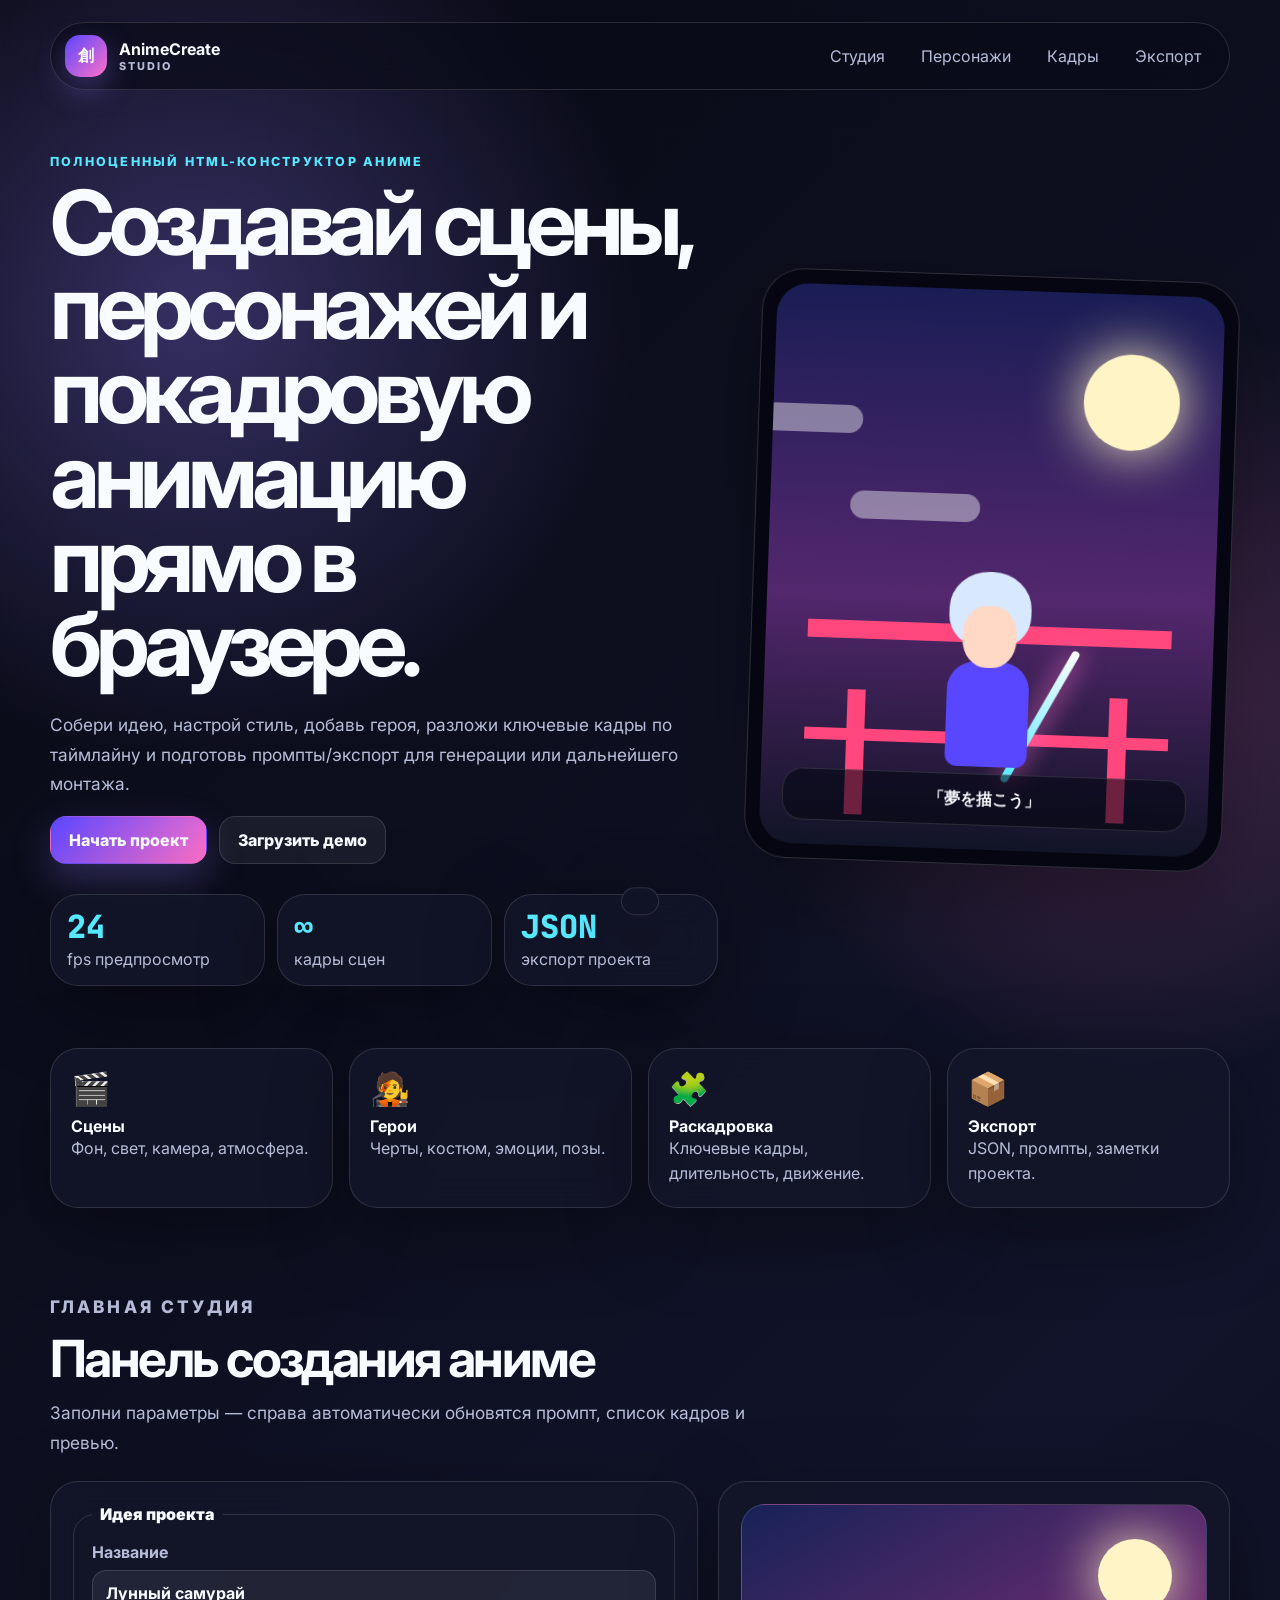
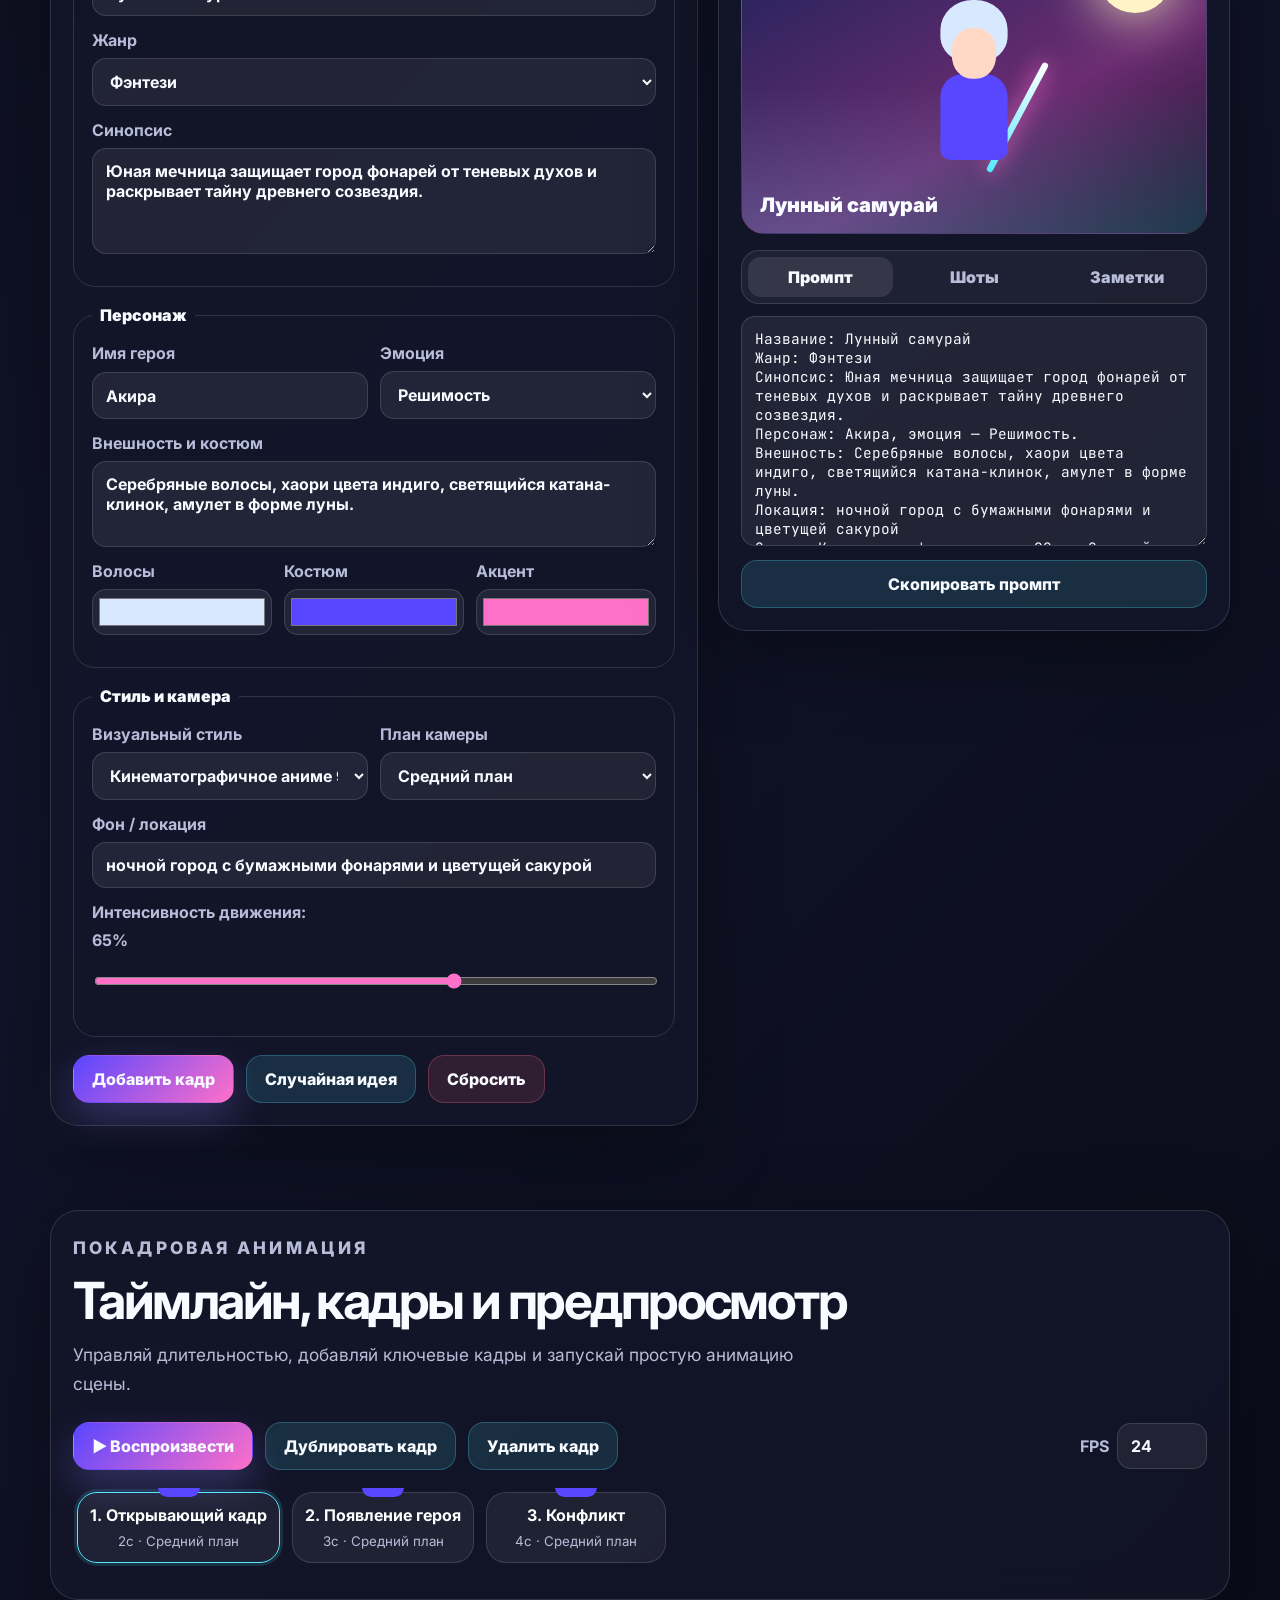
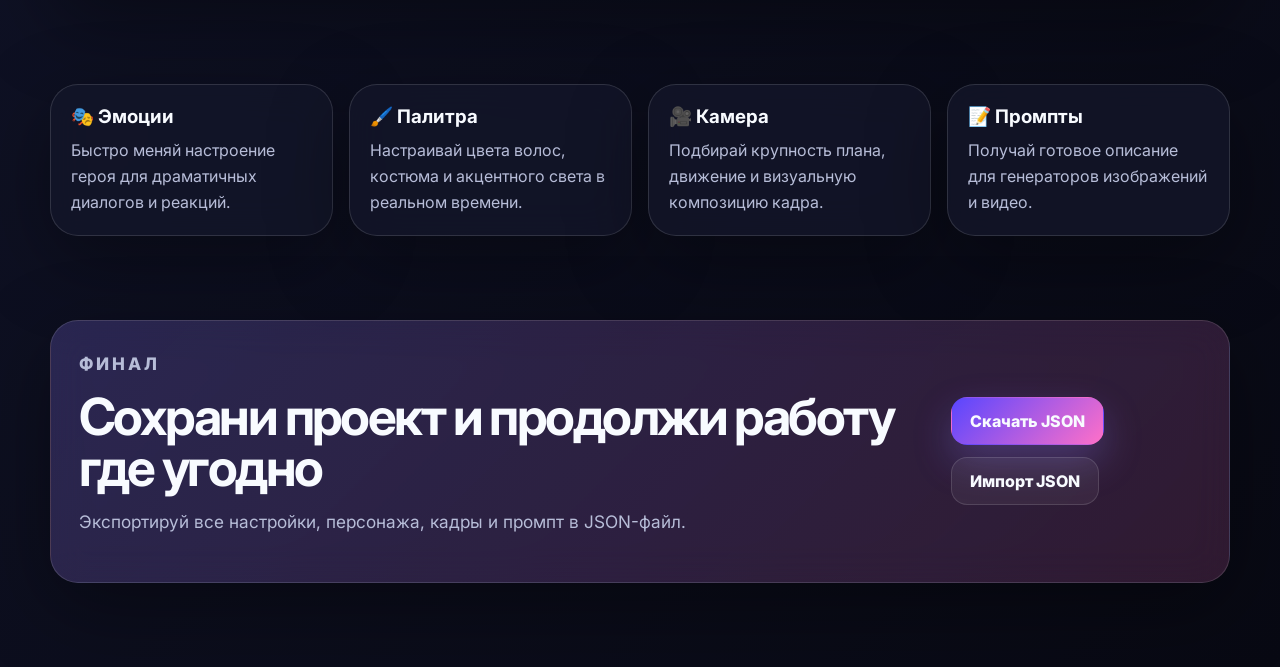
<file: index.html>
<!doctype html>
<html lang="ru">
  <head>
    <meta charset="UTF-8" />
    <meta name="viewport" content="width=device-width, initial-scale=1.0" />
    <meta
      name="description"
      content="AnimeCreate Studio — мобильная HTML-студия для создания аниме-кадров, персонажей, сцен, таймлайна и анимаций."
    />
    <title>AnimeCreate Studio — создание аниме</title>
    <link rel="preconnect" href="https://fonts.googleapis.com" />
    <link rel="preconnect" href="https://fonts.gstatic.com" crossorigin />
    <link
      href="https://fonts.googleapis.com/css2?family=Inter:wght@400;500;600;700;800&family=JetBrains+Mono:wght@500;700&display=swap"
      rel="stylesheet"
    />
    <link rel="stylesheet" href="styles.css" />
  </head>
  <body>
    <div class="app-shell">
      <header class="hero" id="top">
        <nav class="topbar" aria-label="Главная навигация">
          <a class="brand" href="#top" aria-label="AnimeCreate Studio">
            <span class="brand__mark">創</span>
            <span>
              <strong>AnimeCreate</strong>
              <small>Studio</small>
            </span>
          </a>
          <button class="nav-toggle" type="button" aria-expanded="false" aria-controls="main-menu">
            <span></span><span></span><span></span>
            <span class="sr-only">Открыть меню</span>
          </button>
          <div class="menu" id="main-menu">
            <a href="#studio">Студия</a>
            <a href="#characters">Персонажи</a>
            <a href="#timeline">Кадры</a>
            <a href="#export">Экспорт</a>
          </div>
        </nav>

        <section class="hero__grid">
          <div class="hero__content">
            <p class="eyebrow">Полноценный HTML-конструктор аниме</p>
            <h1>Создавай сцены, персонажей и покадровую анимацию прямо в браузере.</h1>
            <p class="hero__lead">
              Собери идею, настрой стиль, добавь героя, разложи ключевые кадры по таймлайну и
              подготовь промпты/экспорт для генерации или дальнейшего монтажа.
            </p>
            <div class="hero__actions">
              <a class="button button--primary" href="#studio">Начать проект</a>
              <button class="button button--ghost" id="load-demo" type="button">Загрузить демо</button>
            </div>
            <dl class="hero__stats" aria-label="Возможности">
              <div><dt>24</dt><dd>fps предпросмотр</dd></div>
              <div><dt>∞</dt><dd>кадры сцен</dd></div>
              <div><dt>JSON</dt><dd>экспорт проекта</dd></div>
            </dl>
          </div>
          <aside class="hero__preview" aria-label="Превью аниме-сцены">
            <div class="phone-frame">
              <div class="scene-card animated-preview">
                <div class="sun"></div>
                <div class="cloud cloud--one"></div>
                <div class="cloud cloud--two"></div>
                <div class="torii"></div>
                <div class="character-preview">
                  <span class="hair"></span>
                  <span class="face"></span>
                  <span class="body"></span>
                  <span class="sword"></span>
                </div>
                <div class="caption-bubble">「夢を描こう」</div>
              </div>
            </div>
          </aside>
        </section>
      </header>

      <main>
        <section class="feature-strip" aria-label="Основные функции">
          <article><span>🎬</span><strong>Сцены</strong><p>Фон, свет, камера, атмосфера.</p></article>
          <article><span>🧑‍🎤</span><strong>Герои</strong><p>Черты, костюм, эмоции, позы.</p></article>
          <article><span>🧩</span><strong>Раскадровка</strong><p>Ключевые кадры, длительность, движение.</p></article>
          <article><span>📦</span><strong>Экспорт</strong><p>JSON, промпты, заметки проекта.</p></article>
        </section>

        <section class="workspace" id="studio">
          <div class="section-heading">
            <p class="eyebrow">Главная студия</p>
            <h2>Панель создания аниме</h2>
            <p>Заполни параметры — справа автоматически обновятся промпт, список кадров и превью.</p>
          </div>

          <div class="studio-layout">
            <form class="control-panel" id="anime-form">
              <fieldset>
                <legend>Идея проекта</legend>
                <label>
                  Название
                  <input id="project-title" name="title" type="text" value="Лунный самурай" maxlength="80" />
                </label>
                <label>
                  Жанр
                  <select id="genre" name="genre">
                    <option>Фэнтези</option>
                    <option>Киберпанк</option>
                    <option>Романтика</option>
                    <option>Сёнэн</option>
                    <option>Драма</option>
                    <option>Повседневность</option>
                  </select>
                </label>
                <label>
                  Синопсис
                  <textarea id="synopsis" name="synopsis" rows="4">Юная мечница защищает город фонарей от теневых духов и раскрывает тайну древнего созвездия.</textarea>
                </label>
              </fieldset>

              <fieldset id="characters">
                <legend>Персонаж</legend>
                <div class="two-col">
                  <label>
                    Имя героя
                    <input id="character-name" type="text" value="Акира" />
                  </label>
                  <label>
                    Эмоция
                    <select id="emotion">
                      <option>Решимость</option>
                      <option>Радость</option>
                      <option>Грусть</option>
                      <option>Гнев</option>
                      <option>Удивление</option>
                    </select>
                  </label>
                </div>
                <label>
                  Внешность и костюм
                  <textarea id="appearance" rows="3">Серебряные волосы, хаори цвета индиго, светящийся катана-клинок, амулет в форме луны.</textarea>
                </label>
                <div class="color-row">
                  <label>Волосы <input id="hair-color" type="color" value="#d8e8ff" /></label>
                  <label>Костюм <input id="outfit-color" type="color" value="#5946ff" /></label>
                  <label>Акцент <input id="accent-color" type="color" value="#ff70c8" /></label>
                </div>
              </fieldset>

              <fieldset>
                <legend>Стиль и камера</legend>
                <div class="two-col">
                  <label>
                    Визуальный стиль
                    <select id="visual-style">
                      <option>Кинематографичное аниме 90-х</option>
                      <option>Современный clean anime</option>
                      <option>Акварельная манга</option>
                      <option>Неоновый киберпанк</option>
                      <option>Ghibli-like сказочность</option>
                    </select>
                  </label>
                  <label>
                    План камеры
                    <select id="camera">
                      <option>Средний план</option>
                      <option>Крупный план</option>
                      <option>Общий план</option>
                      <option>Динамический Dutch angle</option>
                      <option>Панорама сверху</option>
                    </select>
                  </label>
                </div>
                <label>
                  Фон / локация
                  <input id="location" type="text" value="ночной город с бумажными фонарями и цветущей сакурой" />
                </label>
                <label>
                  Интенсивность движения: <output id="motion-output">65%</output>
                  <input id="motion" type="range" min="0" max="100" value="65" />
                </label>
              </fieldset>

              <div class="panel-actions">
                <button class="button button--primary" type="button" id="generate-frame">Добавить кадр</button>
                <button class="button button--soft" type="button" id="randomize">Случайная идея</button>
                <button class="button button--danger" type="reset">Сбросить</button>
              </div>
            </form>

            <aside class="output-panel" aria-live="polite">
              <div class="live-preview" id="live-preview">
                <div class="preview-bg"></div>
                <div class="preview-moon"></div>
                <div class="preview-character" id="preview-character">
                  <span class="preview-hair"></span>
                  <span class="preview-head"></span>
                  <span class="preview-body"></span>
                  <span class="preview-blade"></span>
                </div>
                <p class="preview-title" id="preview-title">Лунный самурай</p>
              </div>

              <div class="tabs" role="tablist" aria-label="Результаты проекта">
                <button class="tab is-active" type="button" data-tab="prompt" role="tab">Промпт</button>
                <button class="tab" type="button" data-tab="shotlist" role="tab">Шоты</button>
                <button class="tab" type="button" data-tab="notes" role="tab">Заметки</button>
              </div>
              <div class="tab-panel is-active" id="tab-prompt" role="tabpanel">
                <textarea id="prompt-output" rows="9" readonly></textarea>
                <button class="button button--soft button--full" id="copy-prompt" type="button">Скопировать промпт</button>
              </div>
              <div class="tab-panel" id="tab-shotlist" role="tabpanel">
                <ol class="shot-list" id="shot-list"></ol>
              </div>
              <div class="tab-panel" id="tab-notes" role="tabpanel">
                <ul class="checklist">
                  <li><input type="checkbox" checked /> Логлайн и конфликт понятны</li>
                  <li><input type="checkbox" /> Добавить референсы костюма</li>
                  <li><input type="checkbox" /> Подготовить звуки и музыку</li>
                  <li><input type="checkbox" /> Проверить плавность переходов</li>
                </ul>
              </div>
            </aside>
          </div>
        </section>

        <section class="timeline-section" id="timeline">
          <div class="section-heading">
            <p class="eyebrow">Покадровая анимация</p>
            <h2>Таймлайн, кадры и предпросмотр</h2>
            <p>Управляй длительностью, добавляй ключевые кадры и запускай простую анимацию сцены.</p>
          </div>
          <div class="timeline-tools">
            <button class="button button--primary" id="play-animation" type="button">▶ Воспроизвести</button>
            <button class="button button--soft" id="duplicate-frame" type="button">Дублировать кадр</button>
            <button class="button button--soft" id="remove-frame" type="button">Удалить кадр</button>
            <label class="fps-control">FPS <input id="fps" type="number" min="1" max="60" value="24" /></label>
          </div>
          <div class="timeline" id="frame-timeline" aria-label="Кадры анимации"></div>
        </section>

        <section class="tools-grid" aria-label="Дополнительные инструменты">
          <article>
            <h3>🎭 Эмоции</h3>
            <p>Быстро меняй настроение героя для драматичных диалогов и реакций.</p>
          </article>
          <article>
            <h3>🖌️ Палитра</h3>
            <p>Настраивай цвета волос, костюма и акцентного света в реальном времени.</p>
          </article>
          <article>
            <h3>🎥 Камера</h3>
            <p>Подбирай крупность плана, движение и визуальную композицию кадра.</p>
          </article>
          <article>
            <h3>📝 Промпты</h3>
            <p>Получай готовое описание для генераторов изображений и видео.</p>
          </article>
        </section>

        <section class="export-card" id="export">
          <div>
            <p class="eyebrow">Финал</p>
            <h2>Сохрани проект и продолжи работу где угодно</h2>
            <p>Экспортируй все настройки, персонажа, кадры и промпт в JSON-файл.</p>
          </div>
          <div class="export-actions">
            <button class="button button--primary" id="export-json" type="button">Скачать JSON</button>
            <button class="button button--ghost" id="import-json" type="button">Импорт JSON</button>
            <input id="import-file" type="file" accept="application/json" hidden />
          </div>
        </section>
      </main>
    </div>
    <div class="toast" id="toast" role="status" aria-live="polite"></div>
    <script src="app.js"></script>
  </body>
</html>
</file>
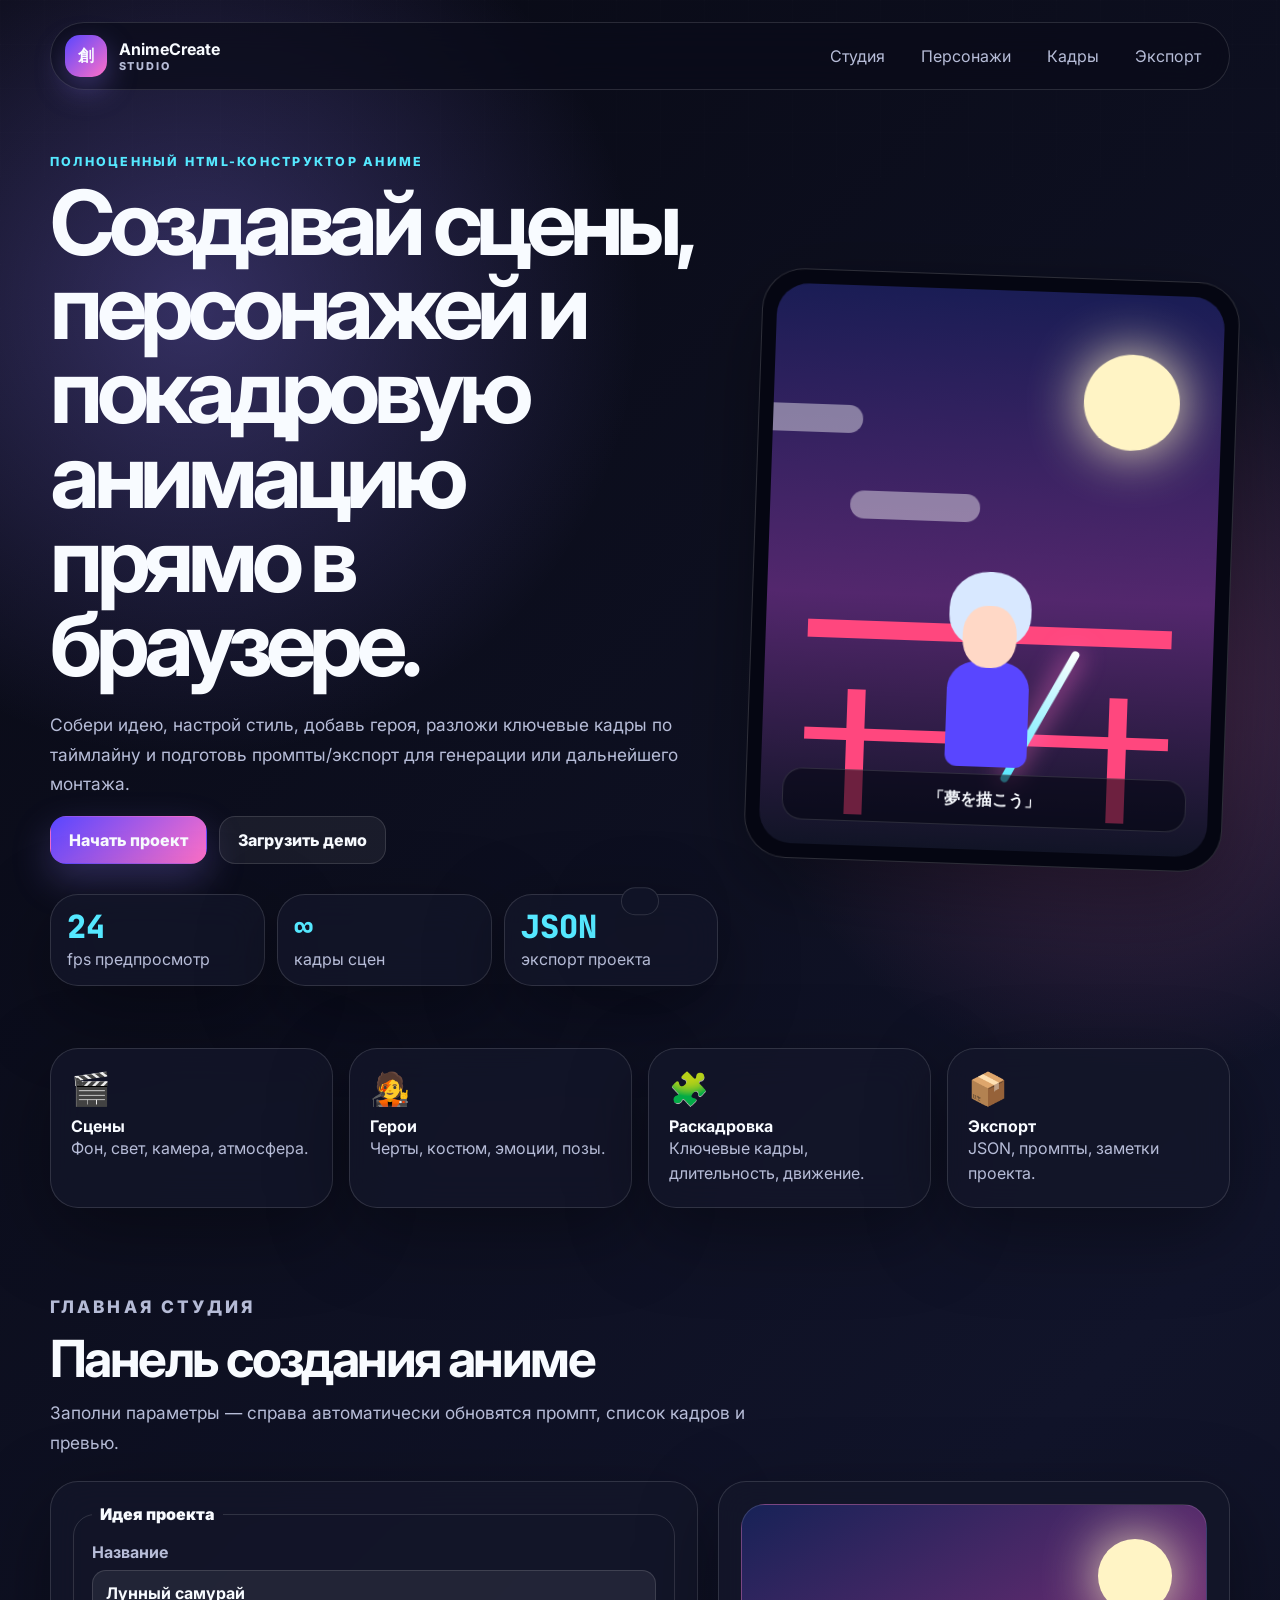
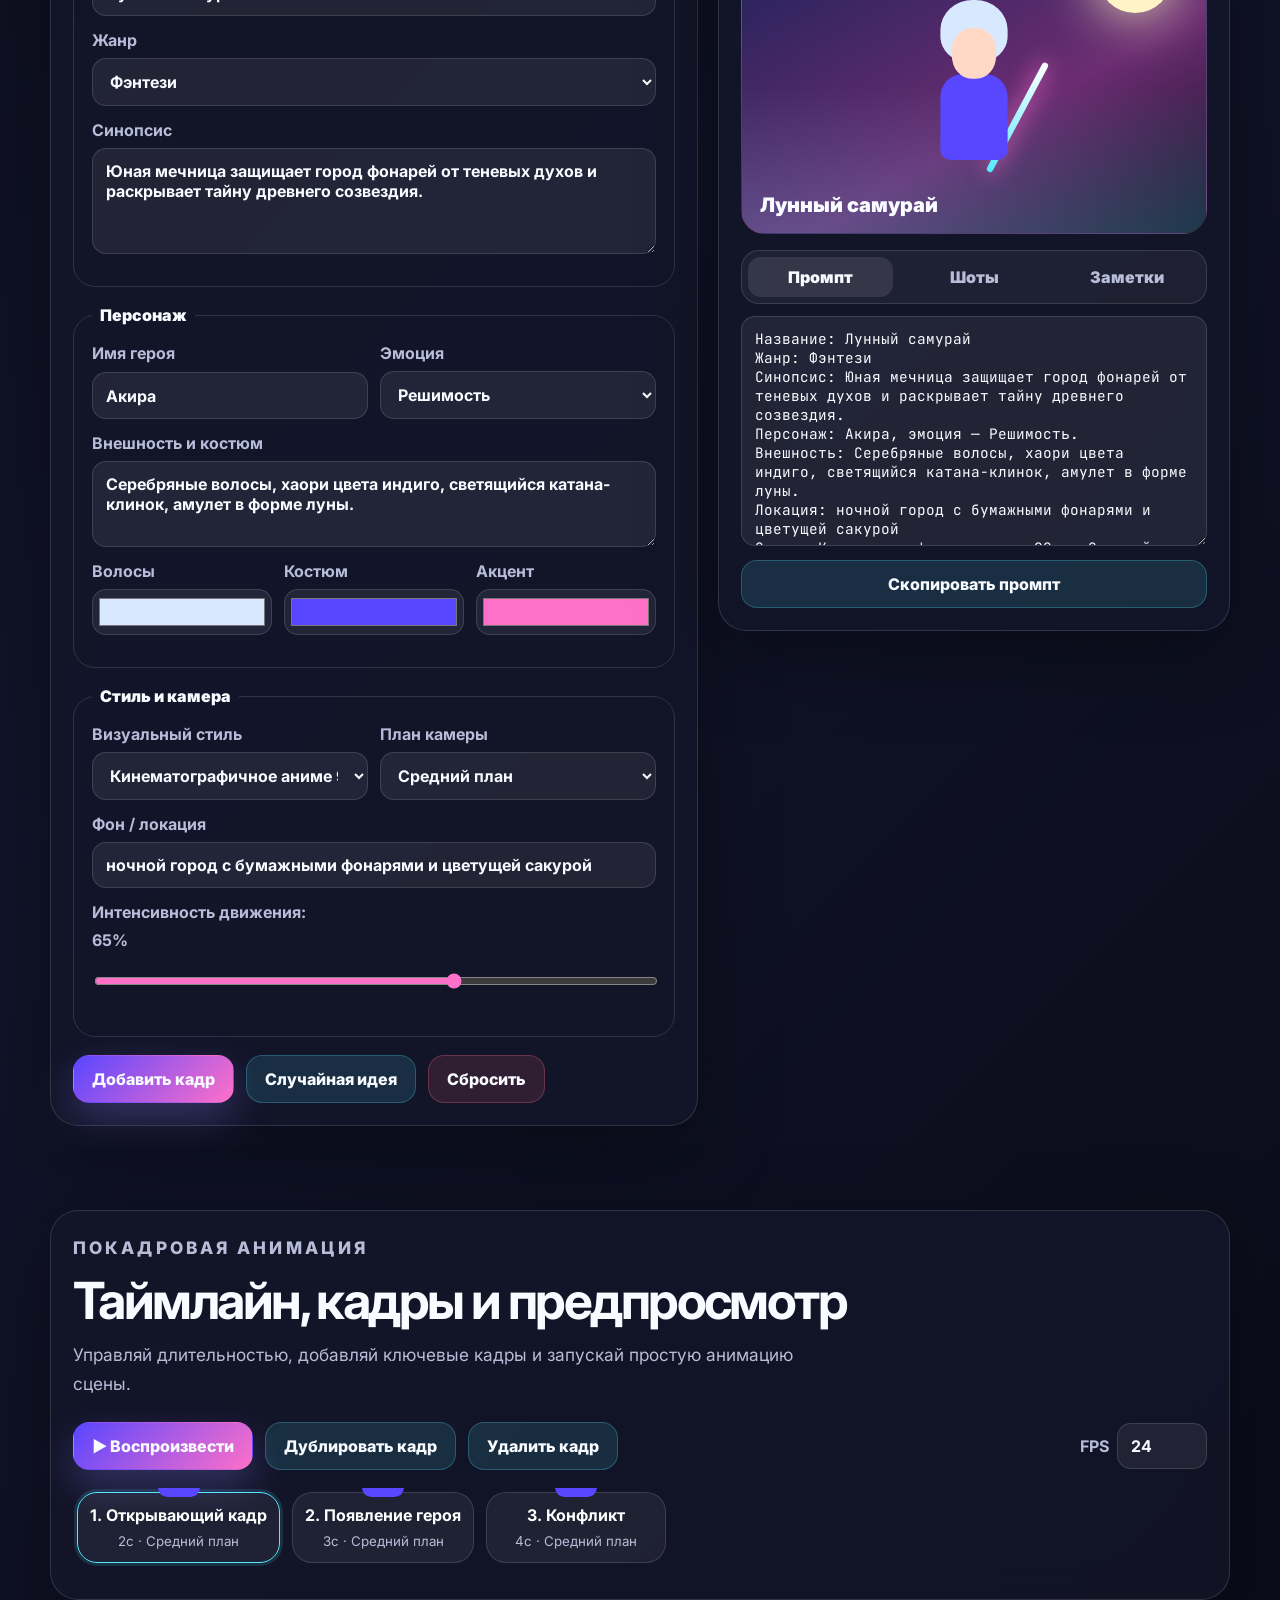
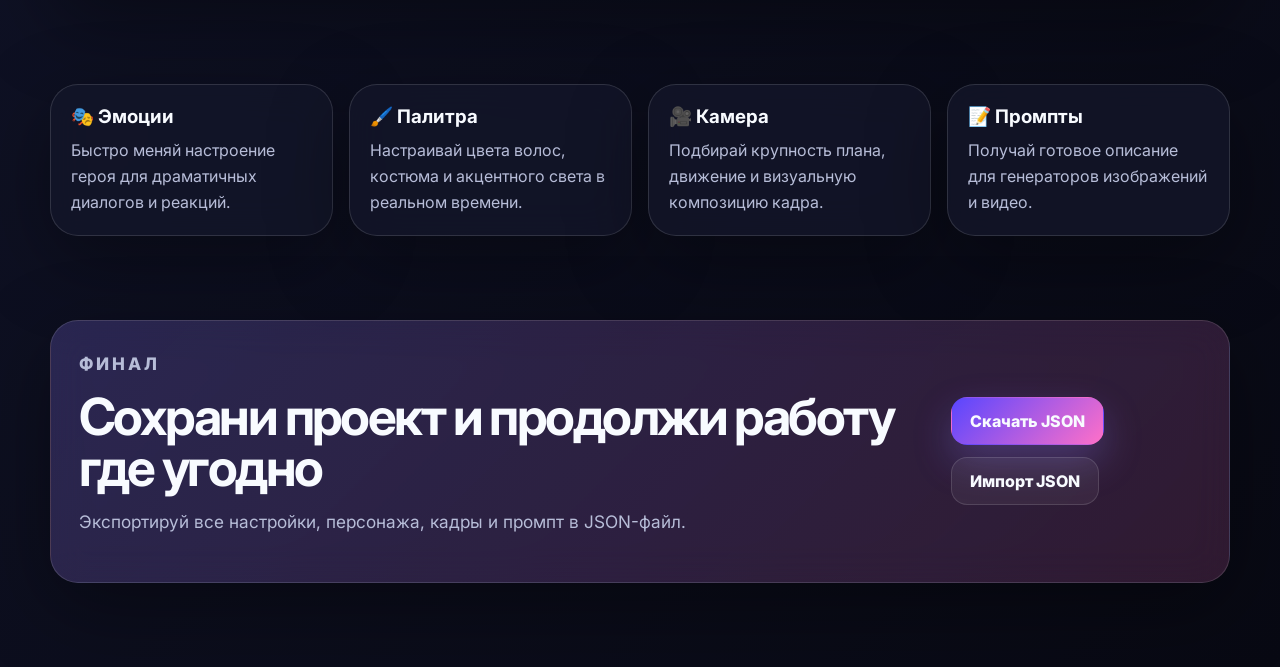
<file: animecreate-mobile.html>
<!doctype html>
<html lang="ru">
  <head>
    <meta charset="UTF-8" />
    <meta name="viewport" content="width=device-width, initial-scale=1.0" />
    <meta
      name="description"
      content="AnimeCreate Studio — мобильная HTML-студия для создания аниме-кадров, персонажей, сцен, таймлайна и анимаций."
    />
    <title>AnimeCreate Studio — создание аниме</title>
    <link rel="preconnect" href="https://fonts.googleapis.com" />
    <link rel="preconnect" href="https://fonts.gstatic.com" crossorigin />
    <link
      href="https://fonts.googleapis.com/css2?family=Inter:wght@400;500;600;700;800&family=JetBrains+Mono:wght@500;700&display=swap"
      rel="stylesheet"
    />
    <style>
:root {
  color-scheme: dark;
  --bg: #080913;
  --panel: rgba(20, 22, 42, 0.78);
  --panel-strong: #171a33;
  --text: #f8fbff;
  --muted: #b7bdd8;
  --line: rgba(255, 255, 255, 0.13);
  --primary: #8f7cff;
  --primary-2: #ff70c8;
  --accent: #55e8ff;
  --danger: #ff6b86;
  --shadow: 0 24px 80px rgba(0, 0, 0, 0.36);
  --radius: 28px;
  font-family: Inter, system-ui, -apple-system, BlinkMacSystemFont, "Segoe UI", sans-serif;
}

* { box-sizing: border-box; }
html { scroll-behavior: smooth; }
body {
  margin: 0;
  min-height: 100vh;
  color: var(--text);
  background:
    radial-gradient(circle at 15% 8%, rgba(143, 124, 255, 0.32), transparent 28rem),
    radial-gradient(circle at 88% 18%, rgba(255, 112, 200, 0.24), transparent 24rem),
    linear-gradient(135deg, #080913 0%, #11142a 48%, #080913 100%);
}
body::before {
  content: "";
  position: fixed;
  inset: 0;
  pointer-events: none;
  opacity: 0.28;
  background-image:
    linear-gradient(rgba(255,255,255,.04) 1px, transparent 1px),
    linear-gradient(90deg, rgba(255,255,255,.04) 1px, transparent 1px);
  background-size: 44px 44px;
  mask-image: linear-gradient(to bottom, #000, transparent 78%);
}

button, input, textarea, select { font: inherit; }
a { color: inherit; text-decoration: none; }
.sr-only { position: absolute; width: 1px; height: 1px; overflow: hidden; clip: rect(0,0,0,0); }
.app-shell { width: min(1180px, calc(100% - 32px)); margin: 0 auto; }

.hero { padding: 22px 0 42px; }
.topbar {
  position: sticky;
  top: 12px;
  z-index: 10;
  display: flex;
  align-items: center;
  justify-content: space-between;
  gap: 18px;
  padding: 12px 14px;
  border: 1px solid var(--line);
  border-radius: 999px;
  background: rgba(10, 12, 26, 0.72);
  backdrop-filter: blur(18px);
}
.brand { display: flex; align-items: center; gap: 12px; font-weight: 800; }
.brand__mark {
  display: grid; place-items: center;
  width: 42px; height: 42px;
  border-radius: 15px;
  background: linear-gradient(135deg, var(--primary), var(--primary-2));
  box-shadow: 0 12px 30px rgba(143,124,255,.35);
}
.brand small { display: block; color: var(--muted); letter-spacing: .18em; text-transform: uppercase; font-size: .68rem; }
.menu { display: flex; gap: 8px; align-items: center; }
.menu a { color: var(--muted); padding: 10px 14px; border-radius: 999px; transition: .2s ease; }
.menu a:hover { color: var(--text); background: rgba(255,255,255,.08); }
.nav-toggle { display: none; background: transparent; border: 0; padding: 8px; }
.nav-toggle span:not(.sr-only) { display: block; width: 24px; height: 2px; margin: 5px; background: var(--text); }

.hero__grid { display: grid; grid-template-columns: minmax(0, 1.05fr) minmax(320px, .75fr); gap: 34px; align-items: center; padding-top: 64px; }
.eyebrow { margin: 0 0 12px; color: var(--accent); font-weight: 800; letter-spacing: .18em; text-transform: uppercase; font-size: .78rem; }
h1, h2, h3, p { margin-top: 0; }
h1 { font-size: clamp(2.5rem, 7vw, 5.7rem); line-height: .94; letter-spacing: -0.07em; margin-bottom: 24px; }
h2 { font-size: clamp(2rem, 4vw, 3.6rem); line-height: 1; letter-spacing: -0.05em; margin-bottom: 14px; }
h3 { margin-bottom: 10px; }
.hero__lead, .section-heading p, .export-card p { color: var(--muted); font-size: 1.08rem; line-height: 1.7; max-width: 760px; }
.hero__actions, .panel-actions, .timeline-tools, .export-actions { display: flex; flex-wrap: wrap; gap: 12px; align-items: center; }
.button {
  border: 1px solid transparent;
  border-radius: 16px;
  padding: 13px 18px;
  color: var(--text);
  cursor: pointer;
  font-weight: 800;
  transition: transform .2s ease, box-shadow .2s ease, background .2s ease;
}
.button:hover { transform: translateY(-2px); }
.button--primary { background: linear-gradient(135deg, var(--primary), var(--primary-2)); box-shadow: 0 16px 38px rgba(143,124,255,.28); }
.button--ghost { background: rgba(255,255,255,.06); border-color: var(--line); }
.button--soft { background: rgba(85,232,255,.12); border-color: rgba(85,232,255,.24); }
.button--danger { background: rgba(255,107,134,.13); border-color: rgba(255,107,134,.28); }
.button--full { width: 100%; justify-content: center; margin-top: 10px; }
.hero__stats { display: grid; grid-template-columns: repeat(3, minmax(0, 1fr)); gap: 12px; margin: 30px 0 0; }
.hero__stats div, .feature-strip article, .tools-grid article, .export-card, .control-panel, .output-panel, .timeline-section {
  border: 1px solid var(--line);
  border-radius: var(--radius);
  background: var(--panel);
  box-shadow: var(--shadow);
  backdrop-filter: blur(18px);
}
.hero__stats div { padding: 16px; }
dt { font: 800 2rem/1 JetBrains Mono, monospace; color: var(--accent); }
dd { margin: 6px 0 0; color: var(--muted); }

.phone-frame { padding: 14px; border-radius: 42px; background: #050612; border: 1px solid rgba(255,255,255,.16); box-shadow: var(--shadow); transform: rotate(2deg); }
.scene-card { position: relative; overflow: hidden; min-height: 560px; border-radius: 32px; background: linear-gradient(#1a1d55, #53276d 55%, #111426); }
.sun, .preview-moon { position: absolute; width: 96px; height: 96px; border-radius: 50%; background: #fff4c5; box-shadow: 0 0 55px #fff4c5; right: 42px; top: 60px; }
.cloud { position: absolute; width: 130px; height: 28px; border-radius: 999px; background: rgba(255,255,255,.42); animation: drift 8s linear infinite; }
.cloud--one { top: 120px; left: -40px; } .cloud--two { top: 205px; left: 80px; animation-duration: 12s; }
.torii { position: absolute; left: 42px; right: 42px; bottom: 105px; height: 120px; border-top: 18px solid #ff477e; border-bottom: 12px solid #ff477e; }
.torii::before, .torii::after { content:""; position:absolute; bottom:-86px; width:18px; height:125px; background:#ff477e; }
.torii::before { left: 42px; } .torii::after { right: 42px; }
.character-preview, .preview-character { position: absolute; left: 50%; bottom: 62px; width: 118px; height: 220px; transform: translateX(-50%); animation: breathe 2.5s ease-in-out infinite; }
.hair, .preview-hair { position:absolute; inset: 4px 18px auto; height:76px; border-radius: 48% 48% 42% 42%; background: #d8e8ff; z-index: 2; }
.face, .preview-head { position:absolute; top:38px; left:32px; width:54px; height:62px; border-radius:45%; background:#ffd8c6; z-index:3; }
.body, .preview-body { position:absolute; top:94px; left:18px; width:82px; height:105px; border-radius:28px 28px 12px 12px; background:#5946ff; z-index:2; }
.sword, .preview-blade { position:absolute; top:72px; right:2px; width:8px; height:150px; border-radius:99px; background:linear-gradient(#fff, #55e8ff); transform:rotate(28deg); box-shadow:0 0 24px #55e8ff; }
.caption-bubble { position:absolute; left:22px; right:22px; bottom:24px; padding:14px; text-align:center; border-radius:20px; background:rgba(5,6,18,.58); border:1px solid var(--line); font-weight:800; }

.feature-strip { display: grid; grid-template-columns: repeat(4, 1fr); gap: 16px; margin: 20px 0 84px; }
.feature-strip article, .tools-grid article { padding: 20px; }
.feature-strip span { font-size: 2rem; display:block; margin-bottom:8px; }
.feature-strip p, .tools-grid p { color: var(--muted); margin-bottom:0; line-height:1.6; }
.section-heading { margin-bottom: 24px; }
.workspace, .timeline-section, .tools-grid, .export-card { margin-bottom: 84px; }
.studio-layout { display: grid; grid-template-columns: minmax(0, .95fr) minmax(360px, .75fr); gap: 20px; align-items: start; }
.control-panel, .output-panel, .timeline-section { padding: 22px; }
fieldset { border: 1px solid var(--line); border-radius: 22px; padding: 18px; margin: 0 0 18px; }
legend { padding: 0 8px; font-weight: 900; }
label { display: grid; gap: 8px; color: var(--muted); font-weight: 700; margin-bottom: 14px; }
input, textarea, select {
  width: 100%; border: 1px solid var(--line); border-radius: 14px; padding: 12px 13px; color: var(--text);
  background: rgba(255,255,255,.07); outline: none;
}
input:focus, textarea:focus, select:focus { border-color: var(--accent); box-shadow: 0 0 0 3px rgba(85,232,255,.12); }
textarea { resize: vertical; }
.two-col, .color-row { display: grid; grid-template-columns: repeat(2, minmax(0, 1fr)); gap: 12px; }
.color-row { grid-template-columns: repeat(3, 1fr); }
input[type="color"] { min-height: 46px; padding: 4px; }
input[type="range"] { accent-color: var(--primary-2); }

.live-preview { position: relative; overflow: hidden; min-height: 330px; border-radius: 24px; border: 1px solid var(--line); background: linear-gradient(150deg, #172257, #6c2c72 62%, #101322); margin-bottom: 16px; }
.preview-bg { position:absolute; inset:auto 0 0; height:45%; background:linear-gradient(transparent, rgba(85,232,255,.18)); }
.preview-moon { width: 74px; height: 74px; right: 34px; top: 34px; }
.preview-character { bottom: 36px; transform: translateX(-50%) scale(.82); }
.preview-title { position:absolute; left:18px; bottom:16px; margin:0; font-weight:900; font-size:1.25rem; }
.tabs { display:flex; gap:8px; padding:6px; border:1px solid var(--line); border-radius:18px; background:rgba(255,255,255,.05); }
.tab { flex:1; border:0; border-radius:13px; padding:10px; color:var(--muted); background:transparent; cursor:pointer; font-weight:900; }
.tab.is-active { color:var(--text); background:rgba(255,255,255,.1); }
.tab-panel { display:none; padding-top:12px; }
.tab-panel.is-active { display:block; }
#prompt-output { min-height: 230px; font-family: "JetBrains Mono", monospace; font-size:.9rem; }
.shot-list { display:grid; gap:10px; margin:0; padding-left:22px; max-height: 300px; overflow:auto; }
.shot-list li { padding:10px; border-radius:14px; background:rgba(255,255,255,.06); }
.checklist { list-style:none; padding:0; margin:0; display:grid; gap:12px; color:var(--muted); }
.checklist li { display:flex; gap:10px; align-items:center; }
.checklist input { width:auto; }

.timeline-tools { margin-bottom: 18px; }
.fps-control { display:flex; align-items:center; gap:8px; margin:0 0 0 auto; }
.fps-control input { width:90px; }
.timeline { display:flex; gap:12px; overflow-x:auto; padding: 4px 4px 14px; scroll-snap-type:x mandatory; }
.frame-card { min-width: 180px; scroll-snap-align:start; border:1px solid var(--line); border-radius:20px; padding:12px; background:rgba(255,255,255,.06); cursor:pointer; }
.frame-card.is-active { border-color:var(--accent); box-shadow:0 0 0 3px rgba(85,232,255,.13); }
.frame-thumb { height:96px; border-radius:14px; margin-bottom:10px; background:linear-gradient(135deg, var(--primary), var(--primary-2)); position:relative; overflow:hidden; }
.frame-thumb::after { content:""; position:absolute; width:42px; height:80px; border-radius:22px 22px 10px 10px; background:var(--thumb-color, #5946ff); left:50%; bottom:8px; transform:translateX(-50%); }
.frame-card strong { display:block; margin-bottom:5px; }
.frame-card small { color:var(--muted); }
.tools-grid { display:grid; grid-template-columns:repeat(4,1fr); gap:16px; }
.export-card { display:flex; align-items:center; justify-content:space-between; gap:20px; padding:28px; background:linear-gradient(135deg, rgba(143,124,255,.22), rgba(255,112,200,.16)); }
.toast { position:fixed; left:50%; bottom:24px; transform:translate(-50%, 140%); padding:13px 18px; border-radius:16px; background:#101326; border:1px solid var(--line); box-shadow:var(--shadow); transition:.25s ease; z-index:20; }
.toast.is-visible { transform:translate(-50%, 0); }
.is-playing .preview-character, .is-playing .character-preview { animation: actionPose .8s ease-in-out infinite alternate; }

@keyframes drift { from { transform: translateX(-40px); } to { transform: translateX(420px); } }
@keyframes breathe { 0%,100% { translate:0 0; } 50% { translate:0 -7px; } }
@keyframes actionPose { from { transform: translateX(-50%) rotate(-4deg) scale(.84); } to { transform: translateX(-50%) rotate(5deg) scale(.9); } }

@media (max-width: 920px) {
  .app-shell { width: min(100% - 22px, 720px); }
  .nav-toggle { display:block; }
  .menu { position:absolute; top:68px; left:0; right:0; display:none; flex-direction:column; padding:14px; border:1px solid var(--line); border-radius:24px; background:rgba(10,12,26,.96); }
  .menu.is-open { display:flex; }
  .menu a { width:100%; text-align:center; }
  .hero__grid, .studio-layout { grid-template-columns: 1fr; }
  .hero__grid { padding-top: 38px; }
  .phone-frame { transform:none; max-width: 420px; margin:0 auto; }
  .scene-card { min-height: 470px; }
  .feature-strip, .tools-grid { grid-template-columns: repeat(2, 1fr); }
  .export-card { flex-direction:column; align-items:flex-start; }
}

@media (max-width: 560px) {
  .app-shell { width: min(100% - 16px, 430px); }
  .hero { padding-top: 10px; }
  .topbar { border-radius: 22px; }
  h1 { font-size: clamp(2.35rem, 16vw, 4.2rem); }
  .hero__actions .button, .panel-actions .button, .timeline-tools .button, .export-actions .button { width:100%; text-align:center; }
  .hero__stats, .feature-strip, .tools-grid, .two-col, .color-row { grid-template-columns: 1fr; }
  .control-panel, .output-panel, .timeline-section, .export-card { padding: 16px; border-radius: 22px; }
  fieldset { padding: 14px; }
  .fps-control { width:100%; margin:0; }
  .frame-card { min-width: 150px; }
  .live-preview { min-height: 280px; }
}

    </style>
  </head>
  <body>
    <div class="app-shell">
      <header class="hero" id="top">
        <nav class="topbar" aria-label="Главная навигация">
          <a class="brand" href="#top" aria-label="AnimeCreate Studio">
            <span class="brand__mark">創</span>
            <span>
              <strong>AnimeCreate</strong>
              <small>Studio</small>
            </span>
          </a>
          <button class="nav-toggle" type="button" aria-expanded="false" aria-controls="main-menu">
            <span></span><span></span><span></span>
            <span class="sr-only">Открыть меню</span>
          </button>
          <div class="menu" id="main-menu">
            <a href="#studio">Студия</a>
            <a href="#characters">Персонажи</a>
            <a href="#timeline">Кадры</a>
            <a href="#export">Экспорт</a>
          </div>
        </nav>

        <section class="hero__grid">
          <div class="hero__content">
            <p class="eyebrow">Полноценный HTML-конструктор аниме</p>
            <h1>Создавай сцены, персонажей и покадровую анимацию прямо в браузере.</h1>
            <p class="hero__lead">
              Собери идею, настрой стиль, добавь героя, разложи ключевые кадры по таймлайну и
              подготовь промпты/экспорт для генерации или дальнейшего монтажа.
            </p>
            <div class="hero__actions">
              <a class="button button--primary" href="#studio">Начать проект</a>
              <button class="button button--ghost" id="load-demo" type="button">Загрузить демо</button>
            </div>
            <dl class="hero__stats" aria-label="Возможности">
              <div><dt>24</dt><dd>fps предпросмотр</dd></div>
              <div><dt>∞</dt><dd>кадры сцен</dd></div>
              <div><dt>JSON</dt><dd>экспорт проекта</dd></div>
            </dl>
          </div>
          <aside class="hero__preview" aria-label="Превью аниме-сцены">
            <div class="phone-frame">
              <div class="scene-card animated-preview">
                <div class="sun"></div>
                <div class="cloud cloud--one"></div>
                <div class="cloud cloud--two"></div>
                <div class="torii"></div>
                <div class="character-preview">
                  <span class="hair"></span>
                  <span class="face"></span>
                  <span class="body"></span>
                  <span class="sword"></span>
                </div>
                <div class="caption-bubble">「夢を描こう」</div>
              </div>
            </div>
          </aside>
        </section>
      </header>

      <main>
        <section class="feature-strip" aria-label="Основные функции">
          <article><span>🎬</span><strong>Сцены</strong><p>Фон, свет, камера, атмосфера.</p></article>
          <article><span>🧑‍🎤</span><strong>Герои</strong><p>Черты, костюм, эмоции, позы.</p></article>
          <article><span>🧩</span><strong>Раскадровка</strong><p>Ключевые кадры, длительность, движение.</p></article>
          <article><span>📦</span><strong>Экспорт</strong><p>JSON, промпты, заметки проекта.</p></article>
        </section>

        <section class="workspace" id="studio">
          <div class="section-heading">
            <p class="eyebrow">Главная студия</p>
            <h2>Панель создания аниме</h2>
            <p>Заполни параметры — справа автоматически обновятся промпт, список кадров и превью.</p>
          </div>

          <div class="studio-layout">
            <form class="control-panel" id="anime-form">
              <fieldset>
                <legend>Идея проекта</legend>
                <label>
                  Название
                  <input id="project-title" name="title" type="text" value="Лунный самурай" maxlength="80" />
                </label>
                <label>
                  Жанр
                  <select id="genre" name="genre">
                    <option>Фэнтези</option>
                    <option>Киберпанк</option>
                    <option>Романтика</option>
                    <option>Сёнэн</option>
                    <option>Драма</option>
                    <option>Повседневность</option>
                  </select>
                </label>
                <label>
                  Синопсис
                  <textarea id="synopsis" name="synopsis" rows="4">Юная мечница защищает город фонарей от теневых духов и раскрывает тайну древнего созвездия.</textarea>
                </label>
              </fieldset>

              <fieldset id="characters">
                <legend>Персонаж</legend>
                <div class="two-col">
                  <label>
                    Имя героя
                    <input id="character-name" type="text" value="Акира" />
                  </label>
                  <label>
                    Эмоция
                    <select id="emotion">
                      <option>Решимость</option>
                      <option>Радость</option>
                      <option>Грусть</option>
                      <option>Гнев</option>
                      <option>Удивление</option>
                    </select>
                  </label>
                </div>
                <label>
                  Внешность и костюм
                  <textarea id="appearance" rows="3">Серебряные волосы, хаори цвета индиго, светящийся катана-клинок, амулет в форме луны.</textarea>
                </label>
                <div class="color-row">
                  <label>Волосы <input id="hair-color" type="color" value="#d8e8ff" /></label>
                  <label>Костюм <input id="outfit-color" type="color" value="#5946ff" /></label>
                  <label>Акцент <input id="accent-color" type="color" value="#ff70c8" /></label>
                </div>
              </fieldset>

              <fieldset>
                <legend>Стиль и камера</legend>
                <div class="two-col">
                  <label>
                    Визуальный стиль
                    <select id="visual-style">
                      <option>Кинематографичное аниме 90-х</option>
                      <option>Современный clean anime</option>
                      <option>Акварельная манга</option>
                      <option>Неоновый киберпанк</option>
                      <option>Ghibli-like сказочность</option>
                    </select>
                  </label>
                  <label>
                    План камеры
                    <select id="camera">
                      <option>Средний план</option>
                      <option>Крупный план</option>
                      <option>Общий план</option>
                      <option>Динамический Dutch angle</option>
                      <option>Панорама сверху</option>
                    </select>
                  </label>
                </div>
                <label>
                  Фон / локация
                  <input id="location" type="text" value="ночной город с бумажными фонарями и цветущей сакурой" />
                </label>
                <label>
                  Интенсивность движения: <output id="motion-output">65%</output>
                  <input id="motion" type="range" min="0" max="100" value="65" />
                </label>
              </fieldset>

              <div class="panel-actions">
                <button class="button button--primary" type="button" id="generate-frame">Добавить кадр</button>
                <button class="button button--soft" type="button" id="randomize">Случайная идея</button>
                <button class="button button--danger" type="reset">Сбросить</button>
              </div>
            </form>

            <aside class="output-panel" aria-live="polite">
              <div class="live-preview" id="live-preview">
                <div class="preview-bg"></div>
                <div class="preview-moon"></div>
                <div class="preview-character" id="preview-character">
                  <span class="preview-hair"></span>
                  <span class="preview-head"></span>
                  <span class="preview-body"></span>
                  <span class="preview-blade"></span>
                </div>
                <p class="preview-title" id="preview-title">Лунный самурай</p>
              </div>

              <div class="tabs" role="tablist" aria-label="Результаты проекта">
                <button class="tab is-active" type="button" data-tab="prompt" role="tab">Промпт</button>
                <button class="tab" type="button" data-tab="shotlist" role="tab">Шоты</button>
                <button class="tab" type="button" data-tab="notes" role="tab">Заметки</button>
              </div>
              <div class="tab-panel is-active" id="tab-prompt" role="tabpanel">
                <textarea id="prompt-output" rows="9" readonly></textarea>
                <button class="button button--soft button--full" id="copy-prompt" type="button">Скопировать промпт</button>
              </div>
              <div class="tab-panel" id="tab-shotlist" role="tabpanel">
                <ol class="shot-list" id="shot-list"></ol>
              </div>
              <div class="tab-panel" id="tab-notes" role="tabpanel">
                <ul class="checklist">
                  <li><input type="checkbox" checked /> Логлайн и конфликт понятны</li>
                  <li><input type="checkbox" /> Добавить референсы костюма</li>
                  <li><input type="checkbox" /> Подготовить звуки и музыку</li>
                  <li><input type="checkbox" /> Проверить плавность переходов</li>
                </ul>
              </div>
            </aside>
          </div>
        </section>

        <section class="timeline-section" id="timeline">
          <div class="section-heading">
            <p class="eyebrow">Покадровая анимация</p>
            <h2>Таймлайн, кадры и предпросмотр</h2>
            <p>Управляй длительностью, добавляй ключевые кадры и запускай простую анимацию сцены.</p>
          </div>
          <div class="timeline-tools">
            <button class="button button--primary" id="play-animation" type="button">▶ Воспроизвести</button>
            <button class="button button--soft" id="duplicate-frame" type="button">Дублировать кадр</button>
            <button class="button button--soft" id="remove-frame" type="button">Удалить кадр</button>
            <label class="fps-control">FPS <input id="fps" type="number" min="1" max="60" value="24" /></label>
          </div>
          <div class="timeline" id="frame-timeline" aria-label="Кадры анимации"></div>
        </section>

        <section class="tools-grid" aria-label="Дополнительные инструменты">
          <article>
            <h3>🎭 Эмоции</h3>
            <p>Быстро меняй настроение героя для драматичных диалогов и реакций.</p>
          </article>
          <article>
            <h3>🖌️ Палитра</h3>
            <p>Настраивай цвета волос, костюма и акцентного света в реальном времени.</p>
          </article>
          <article>
            <h3>🎥 Камера</h3>
            <p>Подбирай крупность плана, движение и визуальную композицию кадра.</p>
          </article>
          <article>
            <h3>📝 Промпты</h3>
            <p>Получай готовое описание для генераторов изображений и видео.</p>
          </article>
        </section>

        <section class="export-card" id="export">
          <div>
            <p class="eyebrow">Финал</p>
            <h2>Сохрани проект и продолжи работу где угодно</h2>
            <p>Экспортируй все настройки, персонажа, кадры и промпт в JSON-файл.</p>
          </div>
          <div class="export-actions">
            <button class="button button--primary" id="export-json" type="button">Скачать JSON</button>
            <button class="button button--ghost" id="import-json" type="button">Импорт JSON</button>
            <input id="import-file" type="file" accept="application/json" hidden />
          </div>
        </section>
      </main>
    </div>
    <div class="toast" id="toast" role="status" aria-live="polite"></div>
    <script>
const $ = (selector) => document.querySelector(selector);
const $$ = (selector) => [...document.querySelectorAll(selector)];

const state = {
  activeFrame: 0,
  frames: [
    { title: 'Открывающий кадр', duration: 2, action: 'Камера медленно показывает город фонарей и силуэт героя.' },
    { title: 'Появление героя', duration: 3, action: 'Герой достаёт светящийся клинок, ветер поднимает лепестки сакуры.' },
    { title: 'Конфликт', duration: 4, action: 'Теневые духи окружают площадь, герой делает первый рывок.' },
  ],
};

const ideas = [
  ['Небесный поезд', 'Киберпанк', 'Пилот дрона спасает город на летающем экспрессе во время неоновой бури.', 'Мика', 'Неоновая куртка, короткие розовые волосы, голографические очки', 'станция над облаками'],
  ['Сад духов', 'Фэнтези', 'Тихая хранительница сада возвращает память духам, потерянным после звездопада.', 'Юи', 'Длинные мятные волосы, кимоно с узорами листьев, посох с колокольчиком', 'магический сад с сияющими прудами'],
  ['Последний клуб манги', 'Повседневность', 'Школьники создают мангу за одну ночь, чтобы спасти любимый клуб.', 'Рэн', 'Школьная форма, взъерошенные волосы, карандаш за ухом', 'класс искусств под дождём'],
  ['Пульс арены', 'Сёнэн', 'Команда новичков выходит на турнир, где эмоции превращаются в боевые техники.', 'Кай', 'Красный плащ, спортивная броня, огненные перчатки', 'огромная арена с энергетическими экранами'],
];

function getProject() {
  return {
    title: $('#project-title').value.trim() || 'Без названия',
    genre: $('#genre').value,
    synopsis: $('#synopsis').value.trim(),
    character: $('#character-name').value.trim() || 'Герой',
    emotion: $('#emotion').value,
    appearance: $('#appearance').value.trim(),
    hairColor: $('#hair-color').value,
    outfitColor: $('#outfit-color').value,
    accentColor: $('#accent-color').value,
    visualStyle: $('#visual-style').value,
    camera: $('#camera').value,
    location: $('#location').value.trim(),
    motion: $('#motion').value,
    fps: $('#fps').value,
    frames: state.frames,
  };
}

function buildPrompt(project = getProject()) {
  const frameText = project.frames
    .map((frame, index) => `${index + 1}. ${frame.title} (${frame.duration}с): ${frame.action}`)
    .join('\n');

  return `Название: ${project.title}\nЖанр: ${project.genre}\nСинопсис: ${project.synopsis}\nПерсонаж: ${project.character}, эмоция — ${project.emotion}.\nВнешность: ${project.appearance}\nЛокация: ${project.location}\nСтиль: ${project.visualStyle}, ${project.camera}, выразительный аниме-свет, детализированный фон, чистая линия, кинематографичная композиция.\nДвижение: ${project.motion}% интенсивности, ${project.fps} fps.\n\nРаскадровка:\n${frameText}\n\nНегативный промпт: лишние пальцы, размытые лица, плохая анатомия, водяные знаки, текстовые артефакты.`;
}

function updatePreview() {
  const project = getProject();
  $('#preview-title').textContent = project.title;
  $('#prompt-output').value = buildPrompt(project);
  $('#motion-output').textContent = `${project.motion}%`;
  document.documentElement.style.setProperty('--primary', project.outfitColor);
  document.documentElement.style.setProperty('--primary-2', project.accentColor);
  $$('.preview-hair, .hair').forEach((el) => (el.style.background = project.hairColor));
  $$('.preview-body, .body').forEach((el) => (el.style.background = project.outfitColor));
  $$('.preview-blade, .sword').forEach((el) => (el.style.boxShadow = `0 0 26px ${project.accentColor}`));
  renderShotList();
  renderTimeline();
}

function renderShotList() {
  $('#shot-list').innerHTML = state.frames
    .map((frame, index) => `<li><strong>${index + 1}. ${frame.title}</strong><br>${frame.duration}с — ${frame.action}</li>`)
    .join('');
}

function renderTimeline() {
  const project = getProject();
  $('#frame-timeline').innerHTML = state.frames
    .map(
      (frame, index) => `
        <button class="frame-card ${index === state.activeFrame ? 'is-active' : ''}" type="button" data-frame="${index}">
          <span class="frame-thumb" style="--thumb-color:${project.outfitColor}"></span>
          <strong>${index + 1}. ${frame.title}</strong>
          <small>${frame.duration}с · ${project.camera}</small>
        </button>`,
    )
    .join('');
}

function showToast(message) {
  const toast = $('#toast');
  toast.textContent = message;
  toast.classList.add('is-visible');
  setTimeout(() => toast.classList.remove('is-visible'), 2200);
}

function addFrame() {
  const project = getProject();
  state.frames.push({
    title: `Кадр ${state.frames.length + 1}: ${project.emotion}`,
    duration: Math.max(1, Math.round(project.motion / 25)),
    action: `${project.character} в локации «${project.location}»: ${project.camera.toLowerCase()}, движение ${project.motion}%.`,
  });
  state.activeFrame = state.frames.length - 1;
  updatePreview();
  showToast('Кадр добавлен в таймлайн');
}

function randomizeIdea() {
  const idea = ideas[Math.floor(Math.random() * ideas.length)];
  $('#project-title').value = idea[0];
  $('#genre').value = idea[1];
  $('#synopsis').value = idea[2];
  $('#character-name').value = idea[3];
  $('#appearance').value = idea[4];
  $('#location').value = idea[5];
  $('#emotion').selectedIndex = Math.floor(Math.random() * $('#emotion').options.length);
  $('#visual-style').selectedIndex = Math.floor(Math.random() * $('#visual-style').options.length);
  $('#camera').selectedIndex = Math.floor(Math.random() * $('#camera').options.length);
  $('#motion').value = 35 + Math.floor(Math.random() * 60);
  updatePreview();
  showToast('Случайная идея готова');
}

function exportProject() {
  const blob = new Blob([JSON.stringify(getProject(), null, 2)], { type: 'application/json' });
  const link = document.createElement('a');
  link.href = URL.createObjectURL(blob);
  link.download = `${getProject().title.replace(/\s+/g, '-').toLowerCase()}-anime-project.json`;
  link.click();
  URL.revokeObjectURL(link.href);
  showToast('JSON проекта скачан');
}

function importProject(file) {
  if (!file) return;
  const reader = new FileReader();
  reader.onload = () => {
    try {
      const project = JSON.parse(reader.result);
      $('#project-title').value = project.title || '';
      $('#genre').value = project.genre || 'Фэнтези';
      $('#synopsis').value = project.synopsis || '';
      $('#character-name').value = project.character || '';
      $('#emotion').value = project.emotion || 'Решимость';
      $('#appearance').value = project.appearance || '';
      $('#hair-color').value = project.hairColor || '#d8e8ff';
      $('#outfit-color').value = project.outfitColor || '#5946ff';
      $('#accent-color').value = project.accentColor || '#ff70c8';
      $('#visual-style').value = project.visualStyle || 'Кинематографичное аниме 90-х';
      $('#camera').value = project.camera || 'Средний план';
      $('#location').value = project.location || '';
      $('#motion').value = project.motion || 65;
      $('#fps').value = project.fps || 24;
      state.frames = Array.isArray(project.frames) && project.frames.length ? project.frames : state.frames;
      state.activeFrame = 0;
      updatePreview();
      showToast('Проект импортирован');
    } catch (error) {
      showToast('Не удалось импортировать JSON');
    }
  };
  reader.readAsText(file);
}

function bindEvents() {
  $('#anime-form').addEventListener('input', updatePreview);
  $('#fps').addEventListener('input', updatePreview);
  $('#generate-frame').addEventListener('click', addFrame);
  $('#randomize').addEventListener('click', randomizeIdea);
  $('#load-demo').addEventListener('click', randomizeIdea);
  $('#copy-prompt').addEventListener('click', async () => {
    await navigator.clipboard.writeText($('#prompt-output').value);
    showToast('Промпт скопирован');
  });
  $('#export-json').addEventListener('click', exportProject);
  $('#import-json').addEventListener('click', () => $('#import-file').click());
  $('#import-file').addEventListener('change', (event) => importProject(event.target.files[0]));
  $('#play-animation').addEventListener('click', () => {
    document.body.classList.toggle('is-playing');
    $('#play-animation').textContent = document.body.classList.contains('is-playing') ? '⏸ Остановить' : '▶ Воспроизвести';
  });
  $('#duplicate-frame').addEventListener('click', () => {
    const copy = { ...state.frames[state.activeFrame], title: `${state.frames[state.activeFrame].title} копия` };
    state.frames.splice(state.activeFrame + 1, 0, copy);
    state.activeFrame += 1;
    updatePreview();
    showToast('Кадр дублирован');
  });
  $('#remove-frame').addEventListener('click', () => {
    if (state.frames.length === 1) return showToast('Нужен хотя бы один кадр');
    state.frames.splice(state.activeFrame, 1);
    state.activeFrame = Math.max(0, state.activeFrame - 1);
    updatePreview();
    showToast('Кадр удалён');
  });
  $('#frame-timeline').addEventListener('click', (event) => {
    const card = event.target.closest('[data-frame]');
    if (!card) return;
    state.activeFrame = Number(card.dataset.frame);
    renderTimeline();
  });
  $$('.tab').forEach((tab) => {
    tab.addEventListener('click', () => {
      $$('.tab, .tab-panel').forEach((item) => item.classList.remove('is-active'));
      tab.classList.add('is-active');
      $(`#tab-${tab.dataset.tab}`).classList.add('is-active');
    });
  });
  $('.nav-toggle').addEventListener('click', () => {
    const menu = $('#main-menu');
    const isOpen = menu.classList.toggle('is-open');
    $('.nav-toggle').setAttribute('aria-expanded', String(isOpen));
  });
  $('#anime-form').addEventListener('reset', () => setTimeout(updatePreview));
}

bindEvents();
updatePreview();

    </script>
  </body>
</html>
</file>
<file: styles.css>
:root {
  color-scheme: dark;
  --bg: #080913;
  --panel: rgba(20, 22, 42, 0.78);
  --panel-strong: #171a33;
  --text: #f8fbff;
  --muted: #b7bdd8;
  --line: rgba(255, 255, 255, 0.13);
  --primary: #8f7cff;
  --primary-2: #ff70c8;
  --accent: #55e8ff;
  --danger: #ff6b86;
  --shadow: 0 24px 80px rgba(0, 0, 0, 0.36);
  --radius: 28px;
  font-family: Inter, system-ui, -apple-system, BlinkMacSystemFont, "Segoe UI", sans-serif;
}

* { box-sizing: border-box; }
html { scroll-behavior: smooth; }
body {
  margin: 0;
  min-height: 100vh;
  color: var(--text);
  background:
    radial-gradient(circle at 15% 8%, rgba(143, 124, 255, 0.32), transparent 28rem),
    radial-gradient(circle at 88% 18%, rgba(255, 112, 200, 0.24), transparent 24rem),
    linear-gradient(135deg, #080913 0%, #11142a 48%, #080913 100%);
}
body::before {
  content: "";
  position: fixed;
  inset: 0;
  pointer-events: none;
  opacity: 0.28;
  background-image:
    linear-gradient(rgba(255,255,255,.04) 1px, transparent 1px),
    linear-gradient(90deg, rgba(255,255,255,.04) 1px, transparent 1px);
  background-size: 44px 44px;
  mask-image: linear-gradient(to bottom, #000, transparent 78%);
}

button, input, textarea, select { font: inherit; }
a { color: inherit; text-decoration: none; }
.sr-only { position: absolute; width: 1px; height: 1px; overflow: hidden; clip: rect(0,0,0,0); }
.app-shell { width: min(1180px, calc(100% - 32px)); margin: 0 auto; }

.hero { padding: 22px 0 42px; }
.topbar {
  position: sticky;
  top: 12px;
  z-index: 10;
  display: flex;
  align-items: center;
  justify-content: space-between;
  gap: 18px;
  padding: 12px 14px;
  border: 1px solid var(--line);
  border-radius: 999px;
  background: rgba(10, 12, 26, 0.72);
  backdrop-filter: blur(18px);
}
.brand { display: flex; align-items: center; gap: 12px; font-weight: 800; }
.brand__mark {
  display: grid; place-items: center;
  width: 42px; height: 42px;
  border-radius: 15px;
  background: linear-gradient(135deg, var(--primary), var(--primary-2));
  box-shadow: 0 12px 30px rgba(143,124,255,.35);
}
.brand small { display: block; color: var(--muted); letter-spacing: .18em; text-transform: uppercase; font-size: .68rem; }
.menu { display: flex; gap: 8px; align-items: center; }
.menu a { color: var(--muted); padding: 10px 14px; border-radius: 999px; transition: .2s ease; }
.menu a:hover { color: var(--text); background: rgba(255,255,255,.08); }
.nav-toggle { display: none; background: transparent; border: 0; padding: 8px; }
.nav-toggle span:not(.sr-only) { display: block; width: 24px; height: 2px; margin: 5px; background: var(--text); }

.hero__grid { display: grid; grid-template-columns: minmax(0, 1.05fr) minmax(320px, .75fr); gap: 34px; align-items: center; padding-top: 64px; }
.eyebrow { margin: 0 0 12px; color: var(--accent); font-weight: 800; letter-spacing: .18em; text-transform: uppercase; font-size: .78rem; }
h1, h2, h3, p { margin-top: 0; }
h1 { font-size: clamp(2.5rem, 7vw, 5.7rem); line-height: .94; letter-spacing: -0.07em; margin-bottom: 24px; }
h2 { font-size: clamp(2rem, 4vw, 3.6rem); line-height: 1; letter-spacing: -0.05em; margin-bottom: 14px; }
h3 { margin-bottom: 10px; }
.hero__lead, .section-heading p, .export-card p { color: var(--muted); font-size: 1.08rem; line-height: 1.7; max-width: 760px; }
.hero__actions, .panel-actions, .timeline-tools, .export-actions { display: flex; flex-wrap: wrap; gap: 12px; align-items: center; }
.button {
  border: 1px solid transparent;
  border-radius: 16px;
  padding: 13px 18px;
  color: var(--text);
  cursor: pointer;
  font-weight: 800;
  transition: transform .2s ease, box-shadow .2s ease, background .2s ease;
}
.button:hover { transform: translateY(-2px); }
.button--primary { background: linear-gradient(135deg, var(--primary), var(--primary-2)); box-shadow: 0 16px 38px rgba(143,124,255,.28); }
.button--ghost { background: rgba(255,255,255,.06); border-color: var(--line); }
.button--soft { background: rgba(85,232,255,.12); border-color: rgba(85,232,255,.24); }
.button--danger { background: rgba(255,107,134,.13); border-color: rgba(255,107,134,.28); }
.button--full { width: 100%; justify-content: center; margin-top: 10px; }
.hero__stats { display: grid; grid-template-columns: repeat(3, minmax(0, 1fr)); gap: 12px; margin: 30px 0 0; }
.hero__stats div, .feature-strip article, .tools-grid article, .export-card, .control-panel, .output-panel, .timeline-section {
  border: 1px solid var(--line);
  border-radius: var(--radius);
  background: var(--panel);
  box-shadow: var(--shadow);
  backdrop-filter: blur(18px);
}
.hero__stats div { padding: 16px; }
dt { font: 800 2rem/1 JetBrains Mono, monospace; color: var(--accent); }
dd { margin: 6px 0 0; color: var(--muted); }

.phone-frame { padding: 14px; border-radius: 42px; background: #050612; border: 1px solid rgba(255,255,255,.16); box-shadow: var(--shadow); transform: rotate(2deg); }
.scene-card { position: relative; overflow: hidden; min-height: 560px; border-radius: 32px; background: linear-gradient(#1a1d55, #53276d 55%, #111426); }
.sun, .preview-moon { position: absolute; width: 96px; height: 96px; border-radius: 50%; background: #fff4c5; box-shadow: 0 0 55px #fff4c5; right: 42px; top: 60px; }
.cloud { position: absolute; width: 130px; height: 28px; border-radius: 999px; background: rgba(255,255,255,.42); animation: drift 8s linear infinite; }
.cloud--one { top: 120px; left: -40px; } .cloud--two { top: 205px; left: 80px; animation-duration: 12s; }
.torii { position: absolute; left: 42px; right: 42px; bottom: 105px; height: 120px; border-top: 18px solid #ff477e; border-bottom: 12px solid #ff477e; }
.torii::before, .torii::after { content:""; position:absolute; bottom:-86px; width:18px; height:125px; background:#ff477e; }
.torii::before { left: 42px; } .torii::after { right: 42px; }
.character-preview, .preview-character { position: absolute; left: 50%; bottom: 62px; width: 118px; height: 220px; transform: translateX(-50%); animation: breathe 2.5s ease-in-out infinite; }
.hair, .preview-hair { position:absolute; inset: 4px 18px auto; height:76px; border-radius: 48% 48% 42% 42%; background: #d8e8ff; z-index: 2; }
.face, .preview-head { position:absolute; top:38px; left:32px; width:54px; height:62px; border-radius:45%; background:#ffd8c6; z-index:3; }
.body, .preview-body { position:absolute; top:94px; left:18px; width:82px; height:105px; border-radius:28px 28px 12px 12px; background:#5946ff; z-index:2; }
.sword, .preview-blade { position:absolute; top:72px; right:2px; width:8px; height:150px; border-radius:99px; background:linear-gradient(#fff, #55e8ff); transform:rotate(28deg); box-shadow:0 0 24px #55e8ff; }
.caption-bubble { position:absolute; left:22px; right:22px; bottom:24px; padding:14px; text-align:center; border-radius:20px; background:rgba(5,6,18,.58); border:1px solid var(--line); font-weight:800; }

.feature-strip { display: grid; grid-template-columns: repeat(4, 1fr); gap: 16px; margin: 20px 0 84px; }
.feature-strip article, .tools-grid article { padding: 20px; }
.feature-strip span { font-size: 2rem; display:block; margin-bottom:8px; }
.feature-strip p, .tools-grid p { color: var(--muted); margin-bottom:0; line-height:1.6; }
.section-heading { margin-bottom: 24px; }
.workspace, .timeline-section, .tools-grid, .export-card { margin-bottom: 84px; }
.studio-layout { display: grid; grid-template-columns: minmax(0, .95fr) minmax(360px, .75fr); gap: 20px; align-items: start; }
.control-panel, .output-panel, .timeline-section { padding: 22px; }
fieldset { border: 1px solid var(--line); border-radius: 22px; padding: 18px; margin: 0 0 18px; }
legend { padding: 0 8px; font-weight: 900; }
label { display: grid; gap: 8px; color: var(--muted); font-weight: 700; margin-bottom: 14px; }
input, textarea, select {
  width: 100%; border: 1px solid var(--line); border-radius: 14px; padding: 12px 13px; color: var(--text);
  background: rgba(255,255,255,.07); outline: none;
}
input:focus, textarea:focus, select:focus { border-color: var(--accent); box-shadow: 0 0 0 3px rgba(85,232,255,.12); }
textarea { resize: vertical; }
.two-col, .color-row { display: grid; grid-template-columns: repeat(2, minmax(0, 1fr)); gap: 12px; }
.color-row { grid-template-columns: repeat(3, 1fr); }
input[type="color"] { min-height: 46px; padding: 4px; }
input[type="range"] { accent-color: var(--primary-2); }

.live-preview { position: relative; overflow: hidden; min-height: 330px; border-radius: 24px; border: 1px solid var(--line); background: linear-gradient(150deg, #172257, #6c2c72 62%, #101322); margin-bottom: 16px; }
.preview-bg { position:absolute; inset:auto 0 0; height:45%; background:linear-gradient(transparent, rgba(85,232,255,.18)); }
.preview-moon { width: 74px; height: 74px; right: 34px; top: 34px; }
.preview-character { bottom: 36px; transform: translateX(-50%) scale(.82); }
.preview-title { position:absolute; left:18px; bottom:16px; margin:0; font-weight:900; font-size:1.25rem; }
.tabs { display:flex; gap:8px; padding:6px; border:1px solid var(--line); border-radius:18px; background:rgba(255,255,255,.05); }
.tab { flex:1; border:0; border-radius:13px; padding:10px; color:var(--muted); background:transparent; cursor:pointer; font-weight:900; }
.tab.is-active { color:var(--text); background:rgba(255,255,255,.1); }
.tab-panel { display:none; padding-top:12px; }
.tab-panel.is-active { display:block; }
#prompt-output { min-height: 230px; font-family: "JetBrains Mono", monospace; font-size:.9rem; }
.shot-list { display:grid; gap:10px; margin:0; padding-left:22px; max-height: 300px; overflow:auto; }
.shot-list li { padding:10px; border-radius:14px; background:rgba(255,255,255,.06); }
.checklist { list-style:none; padding:0; margin:0; display:grid; gap:12px; color:var(--muted); }
.checklist li { display:flex; gap:10px; align-items:center; }
.checklist input { width:auto; }

.timeline-tools { margin-bottom: 18px; }
.fps-control { display:flex; align-items:center; gap:8px; margin:0 0 0 auto; }
.fps-control input { width:90px; }
.timeline { display:flex; gap:12px; overflow-x:auto; padding: 4px 4px 14px; scroll-snap-type:x mandatory; }
.frame-card { min-width: 180px; scroll-snap-align:start; border:1px solid var(--line); border-radius:20px; padding:12px; background:rgba(255,255,255,.06); cursor:pointer; }
.frame-card.is-active { border-color:var(--accent); box-shadow:0 0 0 3px rgba(85,232,255,.13); }
.frame-thumb { height:96px; border-radius:14px; margin-bottom:10px; background:linear-gradient(135deg, var(--primary), var(--primary-2)); position:relative; overflow:hidden; }
.frame-thumb::after { content:""; position:absolute; width:42px; height:80px; border-radius:22px 22px 10px 10px; background:var(--thumb-color, #5946ff); left:50%; bottom:8px; transform:translateX(-50%); }
.frame-card strong { display:block; margin-bottom:5px; }
.frame-card small { color:var(--muted); }
.tools-grid { display:grid; grid-template-columns:repeat(4,1fr); gap:16px; }
.export-card { display:flex; align-items:center; justify-content:space-between; gap:20px; padding:28px; background:linear-gradient(135deg, rgba(143,124,255,.22), rgba(255,112,200,.16)); }
.toast { position:fixed; left:50%; bottom:24px; transform:translate(-50%, 140%); padding:13px 18px; border-radius:16px; background:#101326; border:1px solid var(--line); box-shadow:var(--shadow); transition:.25s ease; z-index:20; }
.toast.is-visible { transform:translate(-50%, 0); }
.is-playing .preview-character, .is-playing .character-preview { animation: actionPose .8s ease-in-out infinite alternate; }

@keyframes drift { from { transform: translateX(-40px); } to { transform: translateX(420px); } }
@keyframes breathe { 0%,100% { translate:0 0; } 50% { translate:0 -7px; } }
@keyframes actionPose { from { transform: translateX(-50%) rotate(-4deg) scale(.84); } to { transform: translateX(-50%) rotate(5deg) scale(.9); } }

@media (max-width: 920px) {
  .app-shell { width: min(100% - 22px, 720px); }
  .nav-toggle { display:block; }
  .menu { position:absolute; top:68px; left:0; right:0; display:none; flex-direction:column; padding:14px; border:1px solid var(--line); border-radius:24px; background:rgba(10,12,26,.96); }
  .menu.is-open { display:flex; }
  .menu a { width:100%; text-align:center; }
  .hero__grid, .studio-layout { grid-template-columns: 1fr; }
  .hero__grid { padding-top: 38px; }
  .phone-frame { transform:none; max-width: 420px; margin:0 auto; }
  .scene-card { min-height: 470px; }
  .feature-strip, .tools-grid { grid-template-columns: repeat(2, 1fr); }
  .export-card { flex-direction:column; align-items:flex-start; }
}

@media (max-width: 560px) {
  .app-shell { width: min(100% - 16px, 430px); }
  .hero { padding-top: 10px; }
  .topbar { border-radius: 22px; }
  h1 { font-size: clamp(2.35rem, 16vw, 4.2rem); }
  .hero__actions .button, .panel-actions .button, .timeline-tools .button, .export-actions .button { width:100%; text-align:center; }
  .hero__stats, .feature-strip, .tools-grid, .two-col, .color-row { grid-template-columns: 1fr; }
  .control-panel, .output-panel, .timeline-section, .export-card { padding: 16px; border-radius: 22px; }
  fieldset { padding: 14px; }
  .fps-control { width:100%; margin:0; }
  .frame-card { min-width: 150px; }
  .live-preview { min-height: 280px; }
}
</file>
